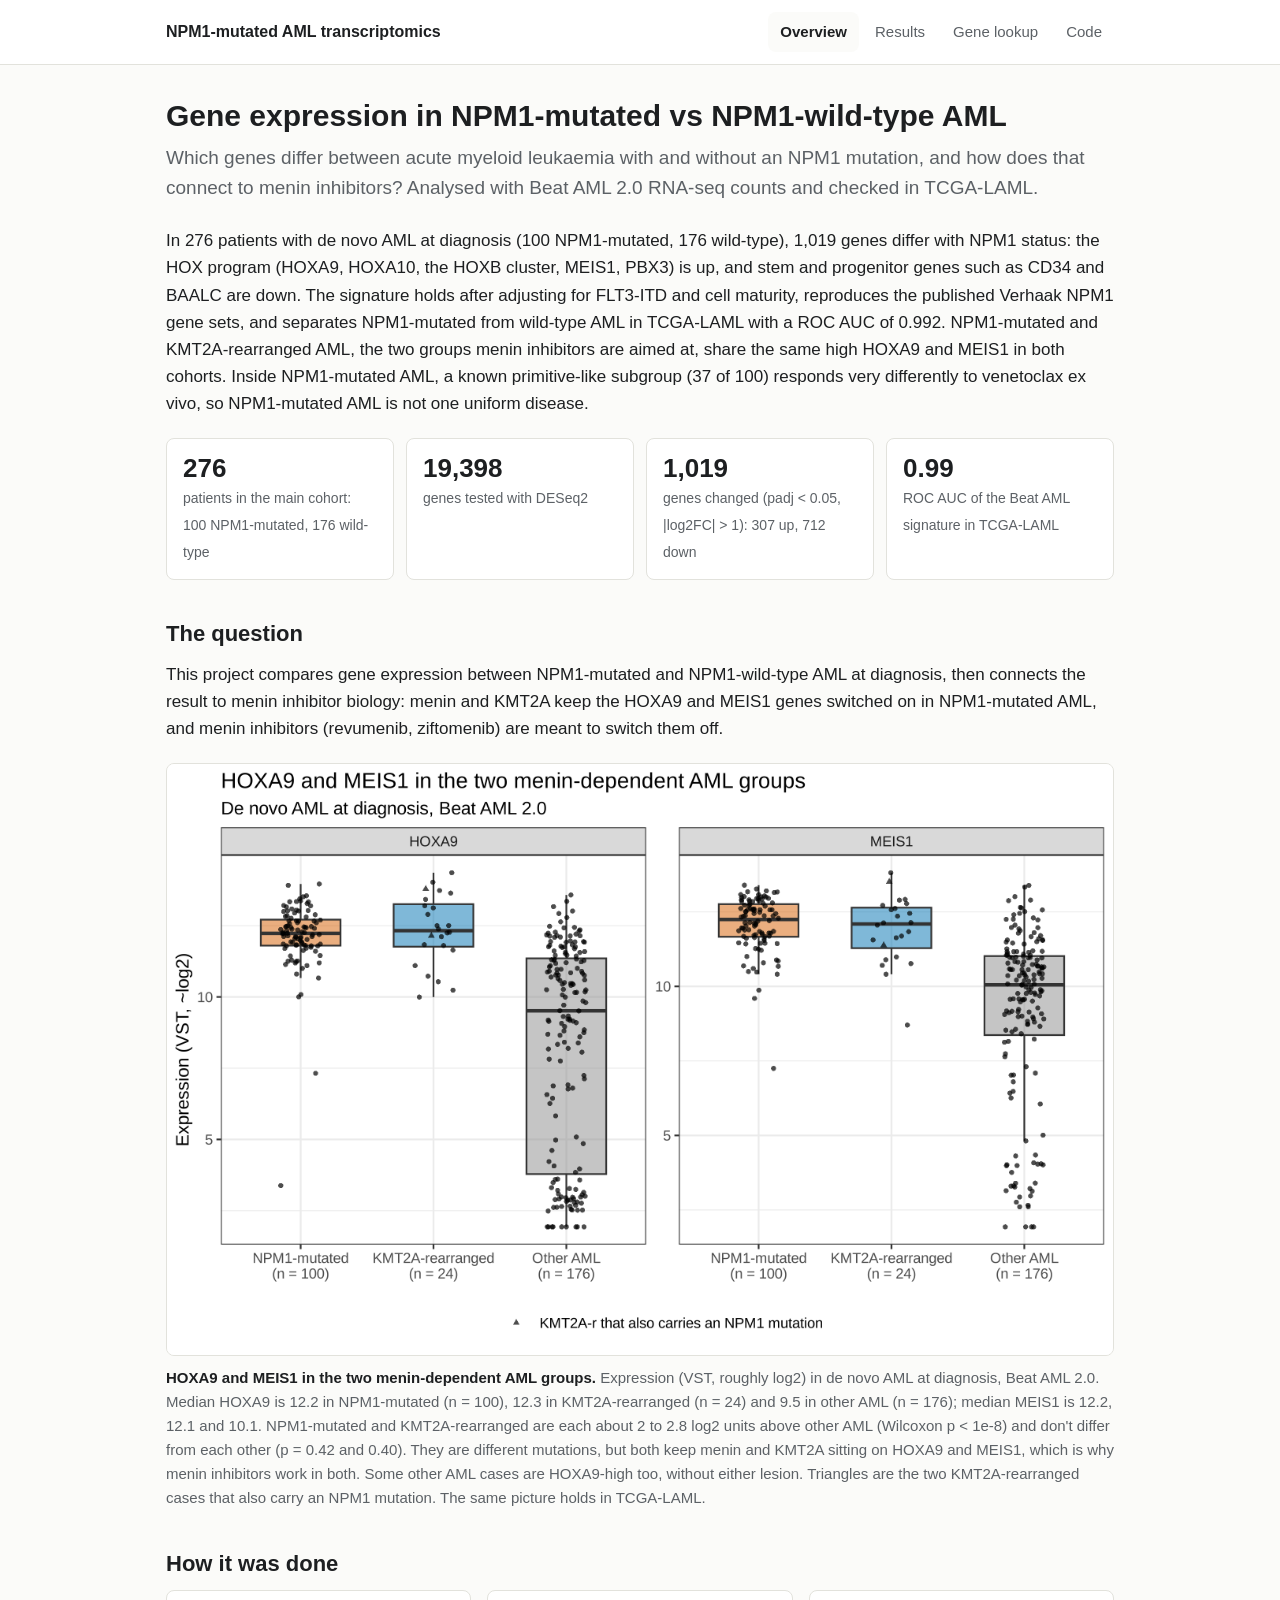
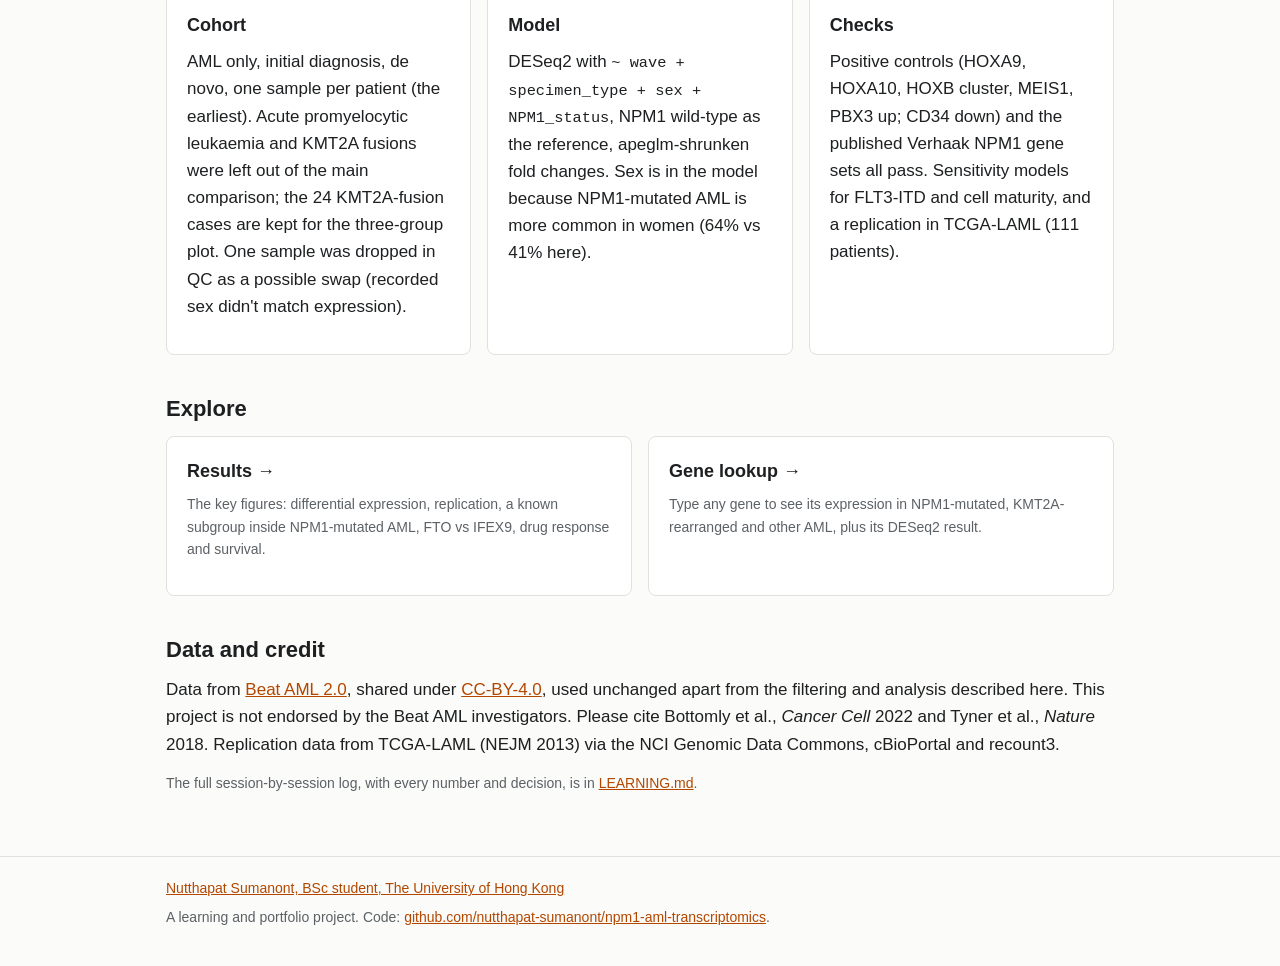
<file: docs/index.html>
<!doctype html>
<html lang="en">
<head>
<meta charset="utf-8">
<meta name="viewport" content="width=device-width, initial-scale=1">
<title>NPM1-mutated AML: overview</title>
<meta name="description" content="Gene expression in NPM1-mutated vs NPM1-wild-type AML (Beat AML 2.0), and what it says about menin inhibitor biology.">
<link rel="stylesheet" href="assets/style.css">
</head>
<body>
<header class="site">
  <div class="wrap">
    <a class="brand" href="index.html">NPM1-mutated AML transcriptomics</a>
    <nav aria-label="Main">
      <ul>
        <li><a href="index.html" aria-current="page">Overview</a></li>
        <li><a href="results.html">Results</a></li>
        <li><a href="lookup.html">Gene lookup</a></li>
        <li><a href="https://github.com/nutthapat-sumanont/npm1-aml-transcriptomics">Code</a></li>
      </ul>
    </nav>
  </div>
</header>

<main>
  <div class="wrap">
    <h1>Gene expression in NPM1-mutated vs NPM1-wild-type AML</h1>
    <p class="lede">Which genes differ between acute myeloid leukaemia with and without an NPM1 mutation, and how does that connect to menin inhibitors? Analysed with Beat AML 2.0 RNA-seq counts and checked in TCGA-LAML.</p>

    <p>In 276 patients with de novo AML at diagnosis (100 NPM1-mutated, 176 wild-type), 1,019 genes differ with NPM1 status: the HOX program (HOXA9, HOXA10, the HOXB cluster, MEIS1, PBX3) is up, and stem and progenitor genes such as CD34 and BAALC are down. The signature holds after adjusting for FLT3-ITD and cell maturity, reproduces the published Verhaak NPM1 gene sets, and separates NPM1-mutated from wild-type AML in TCGA-LAML with a ROC AUC of 0.992. NPM1-mutated and KMT2A-rearranged AML, the two groups menin inhibitors are aimed at, share the same high HOXA9 and MEIS1 in both cohorts. Inside NPM1-mutated AML, a known primitive-like subgroup (37 of 100) responds very differently to venetoclax ex vivo, so NPM1-mutated AML is not one uniform disease.</p>

    <div class="stats" aria-label="Key numbers">
      <div class="stat"><b>276</b><span>patients in the main cohort: 100 NPM1-mutated, 176 wild-type</span></div>
      <div class="stat"><b>19,398</b><span>genes tested with DESeq2</span></div>
      <div class="stat"><b>1,019</b><span>genes changed (padj &lt; 0.05, |log2FC| &gt; 1): 307 up, 712 down</span></div>
      <div class="stat"><b>0.99</b><span>ROC AUC of the Beat AML signature in TCGA-LAML</span></div>
    </div>

    <h2>The question</h2>
    <p>This project compares gene expression between NPM1-mutated and NPM1-wild-type AML at diagnosis, then connects the result to menin inhibitor biology: menin and KMT2A keep the HOXA9 and MEIS1 genes switched on in NPM1-mutated AML, and menin inhibitors (revumenib, ziftomenib) are meant to switch them off.</p>

    <figure>
      <a class="zoom" href="figures/05_three_group_hoxa9_meis1.png" title="Open full size">
        <img src="figures/05_three_group_hoxa9_meis1.png" width="2400" height="1500"
             alt="Box plots of HOXA9 and MEIS1 expression in NPM1-mutated (n = 100), KMT2A-rearranged (n = 24) and other AML (n = 176). NPM1-mutated and KMT2A-rearranged sit at the same high level, other AML is lower and spread out.">
      </a>
      <figcaption><b>HOXA9 and MEIS1 in the two menin-dependent AML groups.</b> Expression (VST, roughly log2) in de novo AML at diagnosis, Beat AML 2.0. Median HOXA9 is 12.2 in NPM1-mutated (n = 100), 12.3 in KMT2A-rearranged (n = 24) and 9.5 in other AML (n = 176); median MEIS1 is 12.2, 12.1 and 10.1. NPM1-mutated and KMT2A-rearranged are each about 2 to 2.8 log2 units above other AML (Wilcoxon p &lt; 1e-8) and don't differ from each other (p = 0.42 and 0.40). They are different mutations, but both keep menin and KMT2A sitting on HOXA9 and MEIS1, which is why menin inhibitors work in both. Some other AML cases are HOXA9-high too, without either lesion. Triangles are the two KMT2A-rearranged cases that also carry an NPM1 mutation. The same picture holds in TCGA-LAML.</figcaption>
    </figure>

    <h2>How it was done</h2>
    <div class="grid">
      <div class="card">
        <h3>Cohort</h3>
        <p>AML only, initial diagnosis, de novo, one sample per patient (the earliest). Acute promyelocytic leukaemia and KMT2A fusions were left out of the main comparison; the 24 KMT2A-fusion cases are kept for the three-group plot. One sample was dropped in QC as a possible swap (recorded sex didn't match expression).</p>
      </div>
      <div class="card">
        <h3>Model</h3>
        <p>DESeq2 with <code>~ wave + specimen_type + sex + NPM1_status</code>, NPM1 wild-type as the reference, apeglm-shrunken fold changes. Sex is in the model because NPM1-mutated AML is more common in women (64% vs 41% here).</p>
      </div>
      <div class="card">
        <h3>Checks</h3>
        <p>Positive controls (HOXA9, HOXA10, HOXB cluster, MEIS1, PBX3 up; CD34 down) and the published Verhaak NPM1 gene sets all pass. Sensitivity models for FLT3-ITD and cell maturity, and a replication in TCGA-LAML (111 patients).</p>
      </div>
    </div>

    <h2>Explore</h2>
    <div class="grid">
      <a class="card" href="results.html" style="text-decoration:none;color:inherit">
        <h3>Results &rarr;</h3>
        <p class="small">The key figures: differential expression, replication, a known subgroup inside NPM1-mutated AML, FTO vs IFEX9, drug response and survival.</p>
      </a>
      <a class="card" href="lookup.html" style="text-decoration:none;color:inherit">
        <h3>Gene lookup &rarr;</h3>
        <p class="small">Type any gene to see its expression in NPM1-mutated, KMT2A-rearranged and other AML, plus its DESeq2 result.</p>
      </a>
    </div>

    <h2>Data and credit</h2>
    <p>Data from <a href="https://github.com/biodev/beataml2.0_data">Beat AML 2.0</a>, shared under <a href="https://creativecommons.org/licenses/by/4.0/">CC-BY-4.0</a>, used unchanged apart from the filtering and analysis described here. This project is not endorsed by the Beat AML investigators. Please cite Bottomly et al., <em>Cancer Cell</em> 2022 and Tyner et al., <em>Nature</em> 2018. Replication data from TCGA-LAML (NEJM 2013) via the NCI Genomic Data Commons, cBioPortal and recount3.</p>
    <p class="small">The full session-by-session log, with every number and decision, is in <a href="https://github.com/nutthapat-sumanont/npm1-aml-transcriptomics/blob/main/LEARNING.md">LEARNING.md</a>.</p>
  </div>
</main>

<footer class="site">
  <div class="wrap">
    <p><a href="https://github.com/nutthapat-sumanont" rel="author">Nutthapat Sumanont, BSc student, The University of Hong Kong</a></p>
    <p>A learning and portfolio project. Code: <a href="https://github.com/nutthapat-sumanont/npm1-aml-transcriptomics">github.com/nutthapat-sumanont/npm1-aml-transcriptomics</a>.</p>
  </div>
</footer>
</body>
</html>
</file>
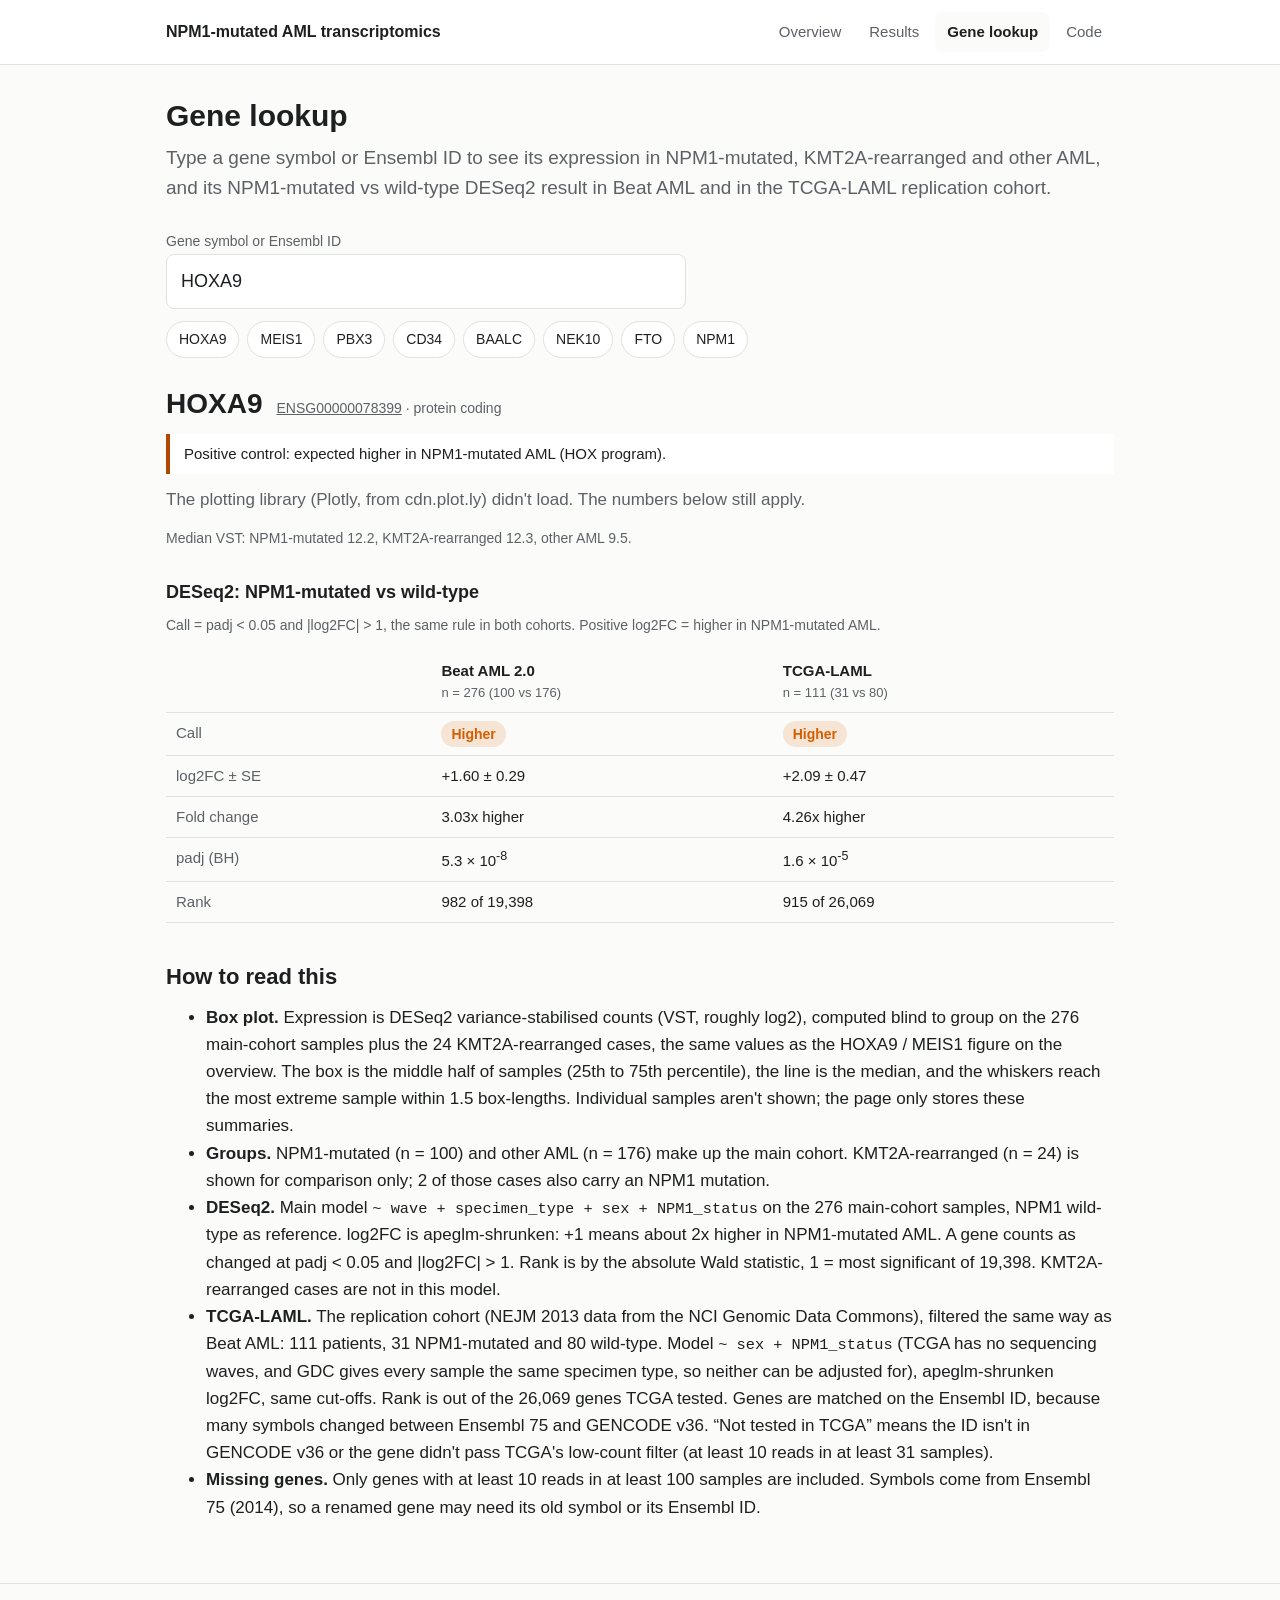
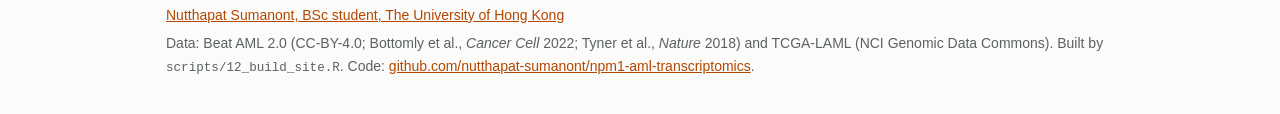
<file: docs/lookup.html>
<!doctype html>
<html lang="en">
<head>
<meta charset="utf-8">
<meta name="viewport" content="width=device-width, initial-scale=1">
<title>NPM1-mutated AML: gene lookup</title>
<meta name="description" content="Look up any gene: expression in NPM1-mutated, KMT2A-rearranged and other AML (Beat AML 2.0), plus its NPM1-mutated vs wild-type DESeq2 result in Beat AML and TCGA-LAML.">
<link rel="stylesheet" href="assets/style.css">
<script src="https://cdn.plot.ly/plotly-cartesian-2.35.2.min.js" charset="utf-8" defer></script>
<script src="assets/lookup.js" defer></script>
</head>
<body>
<header class="site">
  <div class="wrap">
    <a class="brand" href="index.html">NPM1-mutated AML transcriptomics</a>
    <nav aria-label="Main">
      <ul>
        <li><a href="index.html">Overview</a></li>
        <li><a href="results.html">Results</a></li>
        <li><a href="lookup.html" aria-current="page">Gene lookup</a></li>
        <li><a href="https://github.com/nutthapat-sumanont/npm1-aml-transcriptomics">Code</a></li>
      </ul>
    </nav>
  </div>
</header>

<main>
  <div class="wrap">
    <h1>Gene lookup</h1>
    <p class="lede">Type a gene symbol or Ensembl ID to see its expression in NPM1-mutated, KMT2A-rearranged and other AML, and its NPM1-mutated vs wild-type DESeq2 result in Beat AML and in the TCGA-LAML replication cohort.</p>

    <form class="search" role="search" autocomplete="off" onsubmit="return false">
      <label for="q" class="small">Gene symbol or Ensembl ID</label>
      <input id="q" type="search" placeholder="e.g. HOXA9" spellcheck="false" autocapitalize="characters"
             aria-autocomplete="list" aria-controls="suggest" aria-expanded="false" disabled>
      <ul id="suggest" class="suggest" role="listbox" hidden></ul>
    </form>
    <div class="chips" aria-label="Examples">
      <button type="button" data-gene="HOXA9">HOXA9</button>
      <button type="button" data-gene="MEIS1">MEIS1</button>
      <button type="button" data-gene="PBX3">PBX3</button>
      <button type="button" data-gene="CD34">CD34</button>
      <button type="button" data-gene="BAALC">BAALC</button>
      <button type="button" data-gene="NEK10">NEK10</button>
      <button type="button" data-gene="FTO">FTO</button>
      <button type="button" data-gene="NPM1">NPM1</button>
    </div>

    <p id="status" class="msg" aria-live="polite">Loading gene data&hellip;</p>

    <section id="result" hidden>
      <div class="gene-head">
        <h2 id="g-symbol"></h2>
        <span class="small" id="g-meta"></span>
      </div>
      <div id="g-note"></div>
      <div id="plot" role="img" aria-label="Box plot of expression by group"></div>
      <p class="small" id="g-expr-text"></p>

      <h3>DESeq2: NPM1-mutated vs wild-type</h3>
      <p class="small">Call = padj &lt; 0.05 and |log2FC| &gt; 1, the same rule in both cohorts. Positive log2FC = higher in NPM1-mutated AML.</p>
      <div id="g-de"></div>
    </section>

    <h2>How to read this</h2>
    <ul>
      <li><b>Box plot.</b> Expression is DESeq2 variance-stabilised counts (VST, roughly log2), computed blind to group on the 276 main-cohort samples plus the 24 KMT2A-rearranged cases, the same values as the HOXA9 / MEIS1 figure on the overview. The box is the middle half of samples (25th to 75th percentile), the line is the median, and the whiskers reach the most extreme sample within 1.5 box-lengths. Individual samples aren't shown; the page only stores these summaries.</li>
      <li><b>Groups.</b> NPM1-mutated (n = 100) and other AML (n = 176) make up the main cohort. KMT2A-rearranged (n = 24) is shown for comparison only; 2 of those cases also carry an NPM1 mutation.</li>
      <li><b>DESeq2.</b> Main model <code>~ wave + specimen_type + sex + NPM1_status</code> on the 276 main-cohort samples, NPM1 wild-type as reference. log2FC is apeglm-shrunken: +1 means about 2x higher in NPM1-mutated AML. A gene counts as changed at padj &lt; 0.05 and |log2FC| &gt; 1. Rank is by the absolute Wald statistic, 1 = most significant of 19,398. KMT2A-rearranged cases are not in this model.</li>
      <li><b>TCGA-LAML.</b> The replication cohort (NEJM 2013 data from the NCI Genomic Data Commons), filtered the same way as Beat AML: 111 patients, 31 NPM1-mutated and 80 wild-type. Model <code>~ sex + NPM1_status</code> (TCGA has no sequencing waves, and GDC gives every sample the same specimen type, so neither can be adjusted for), apeglm-shrunken log2FC, same cut-offs. Rank is out of the 26,069 genes TCGA tested. Genes are matched on the Ensembl ID, because many symbols changed between Ensembl 75 and GENCODE v36. &ldquo;Not tested in TCGA&rdquo; means the ID isn't in GENCODE v36 or the gene didn't pass TCGA's low-count filter (at least 10 reads in at least 31 samples).</li>
      <li><b>Missing genes.</b> Only genes with at least 10 reads in at least 100 samples are included. Symbols come from Ensembl 75 (2014), so a renamed gene may need its old symbol or its Ensembl ID.</li>
    </ul>
  </div>
</main>

<footer class="site">
  <div class="wrap">
    <p><a href="https://github.com/nutthapat-sumanont" rel="author">Nutthapat Sumanont, BSc student, The University of Hong Kong</a></p>
    <p>Data: Beat AML 2.0 (CC-BY-4.0; Bottomly et al., <em>Cancer Cell</em> 2022; Tyner et al., <em>Nature</em> 2018) and TCGA-LAML (NCI Genomic Data Commons). Built by <code>scripts/12_build_site.R</code>. Code: <a href="https://github.com/nutthapat-sumanont/npm1-aml-transcriptomics">github.com/nutthapat-sumanont/npm1-aml-transcriptomics</a>.</p>
  </div>
</footer>
</body>
</html>
</file>
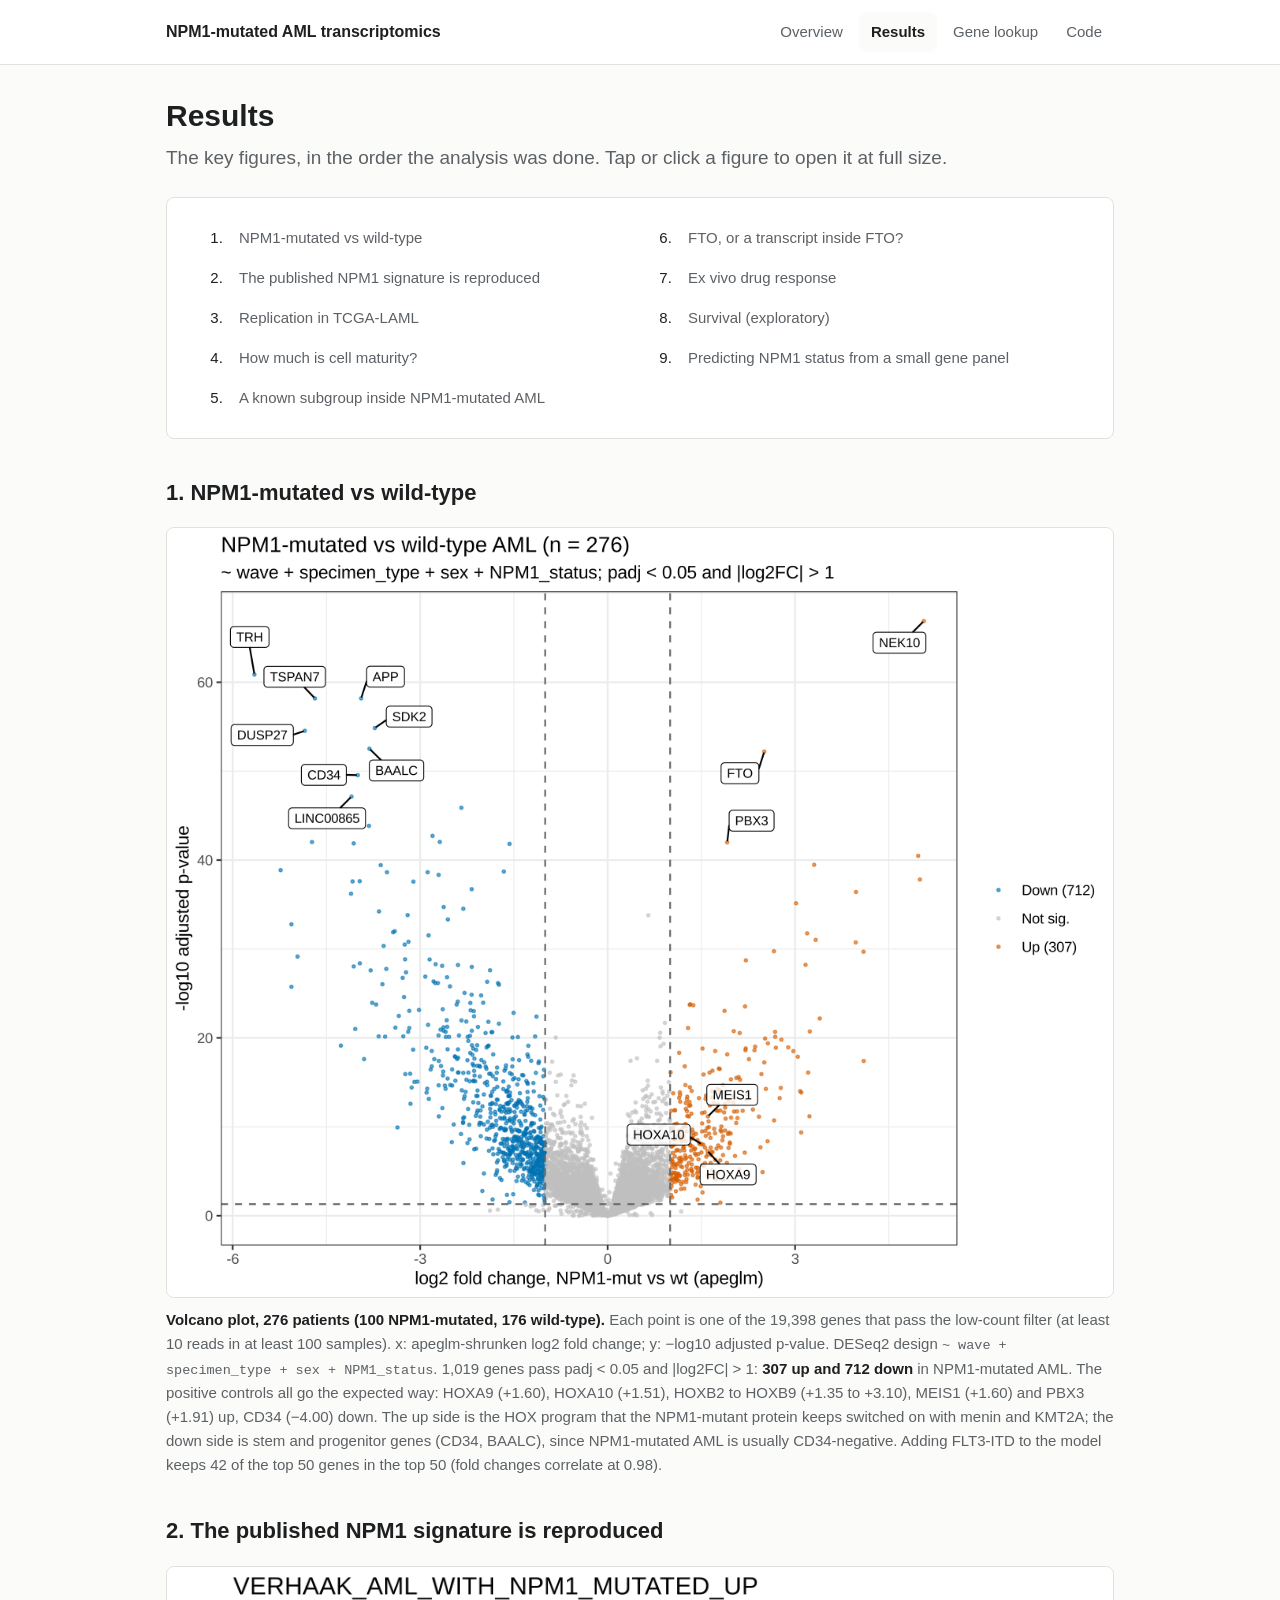
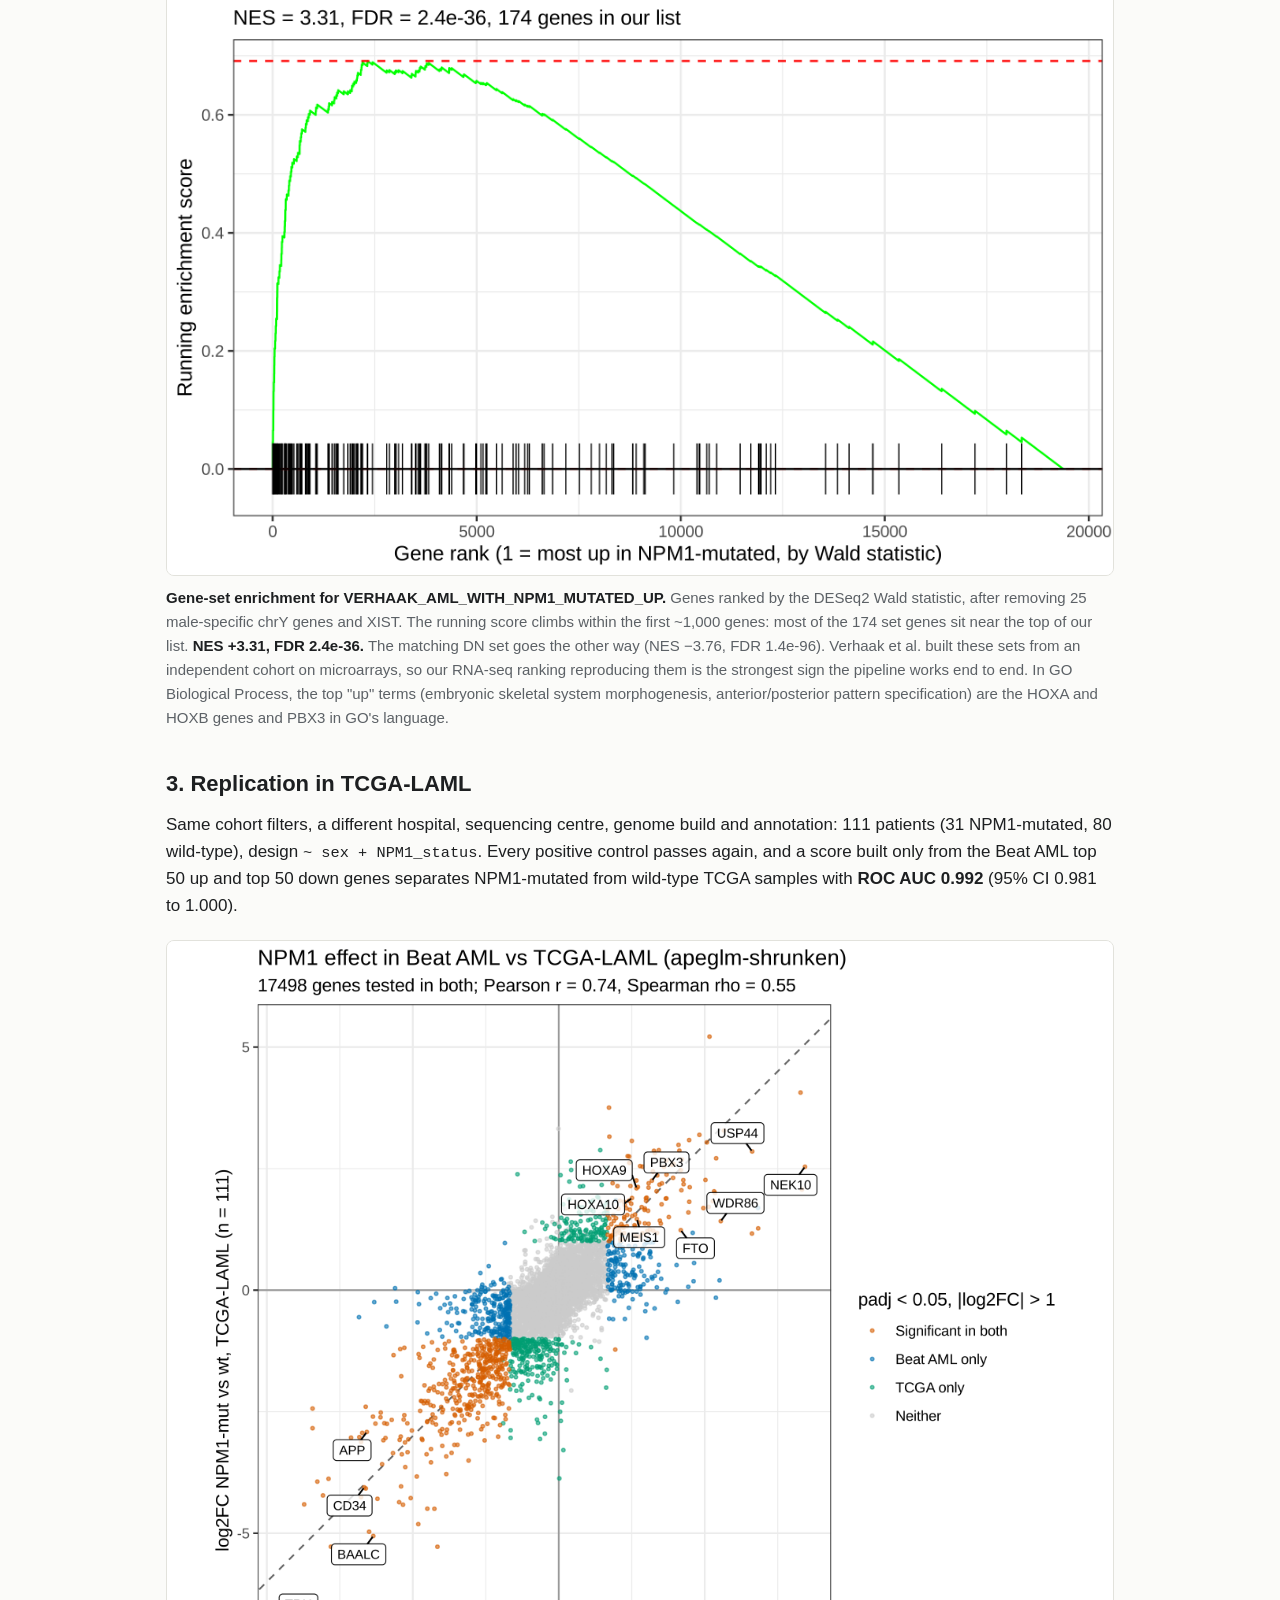
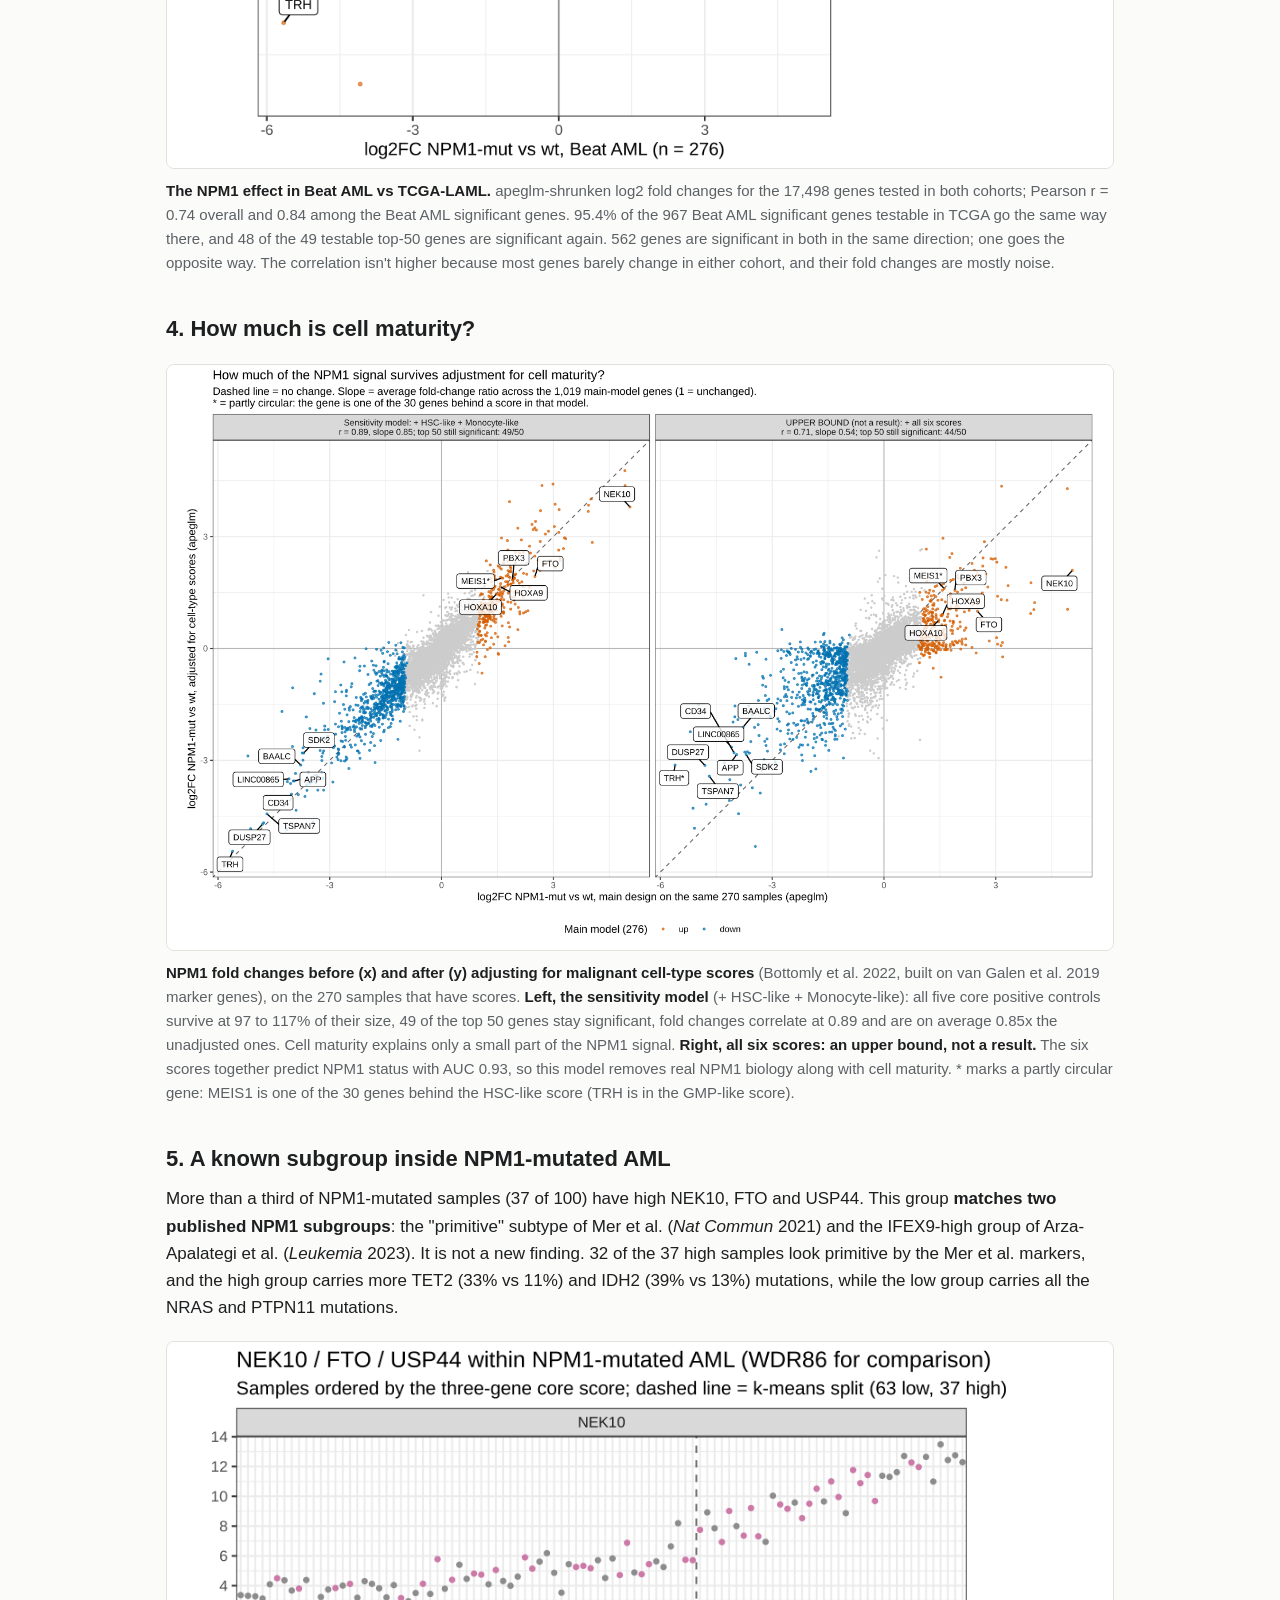
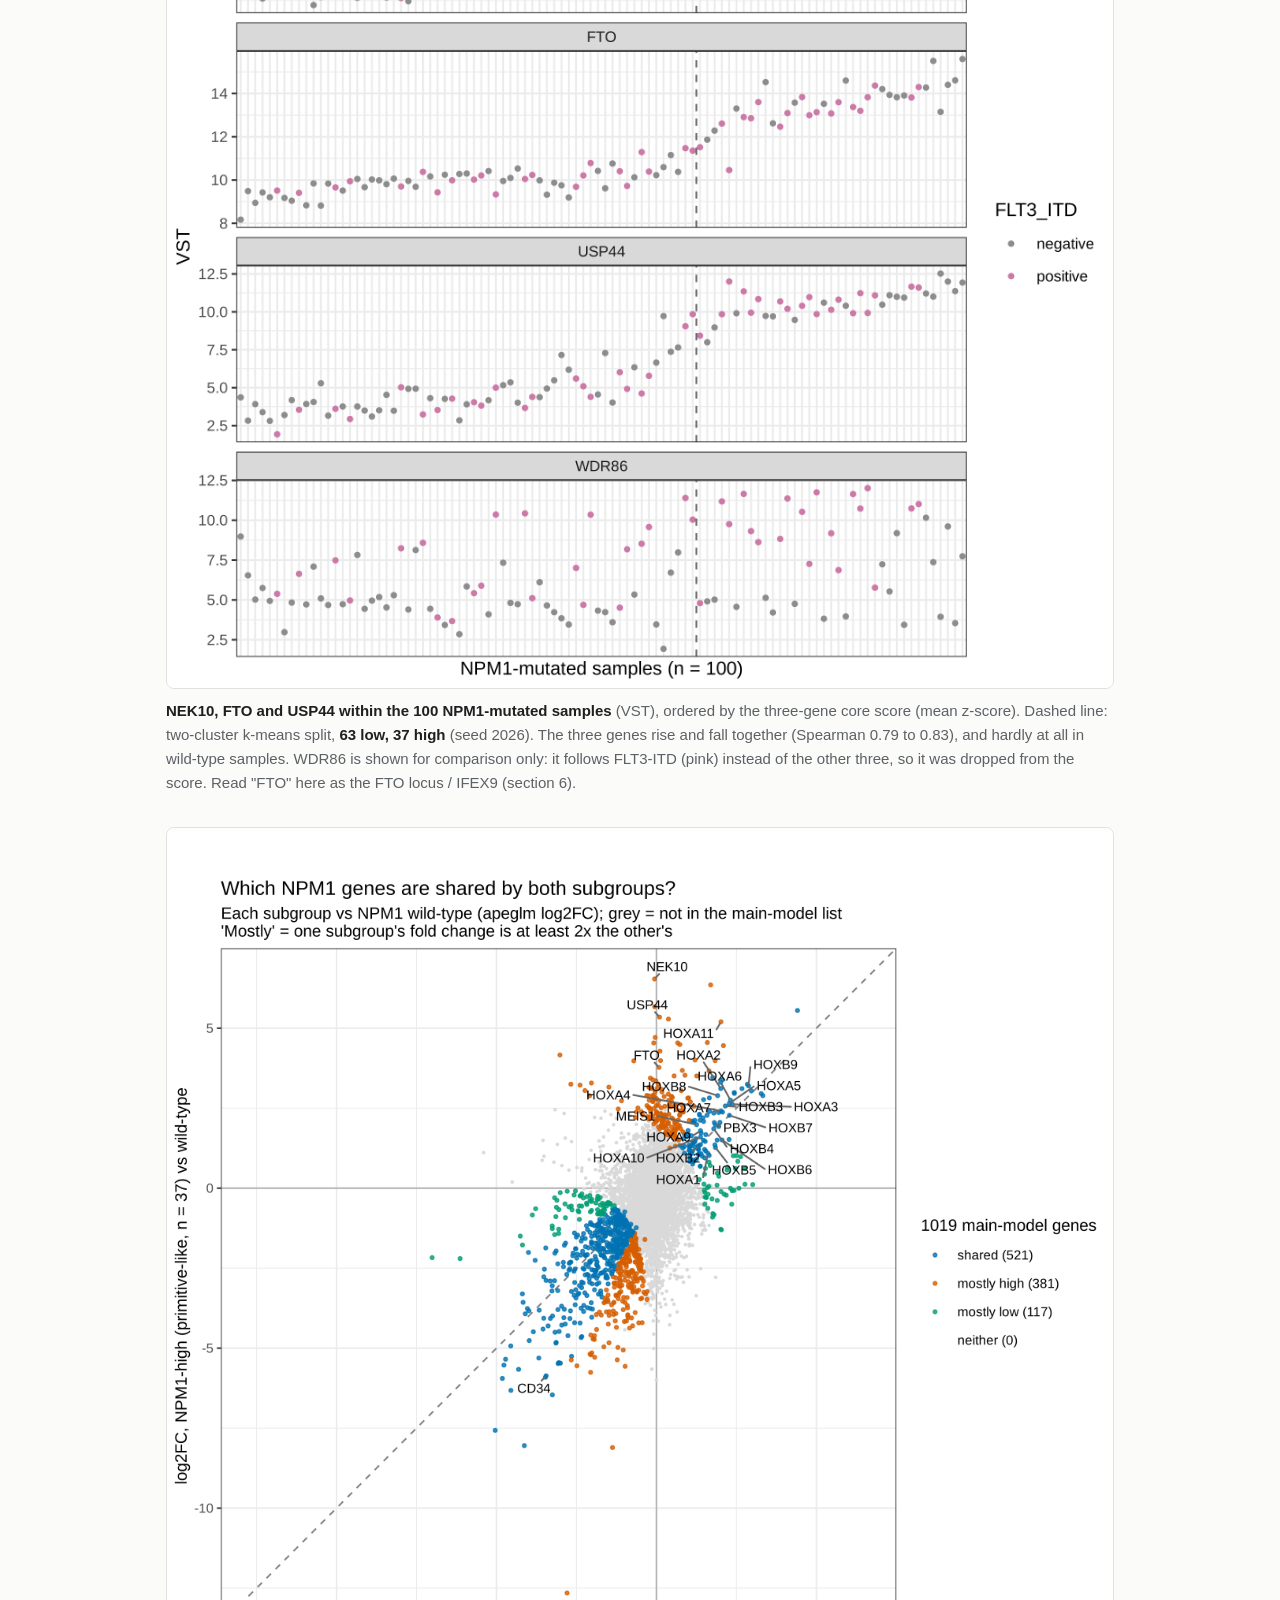
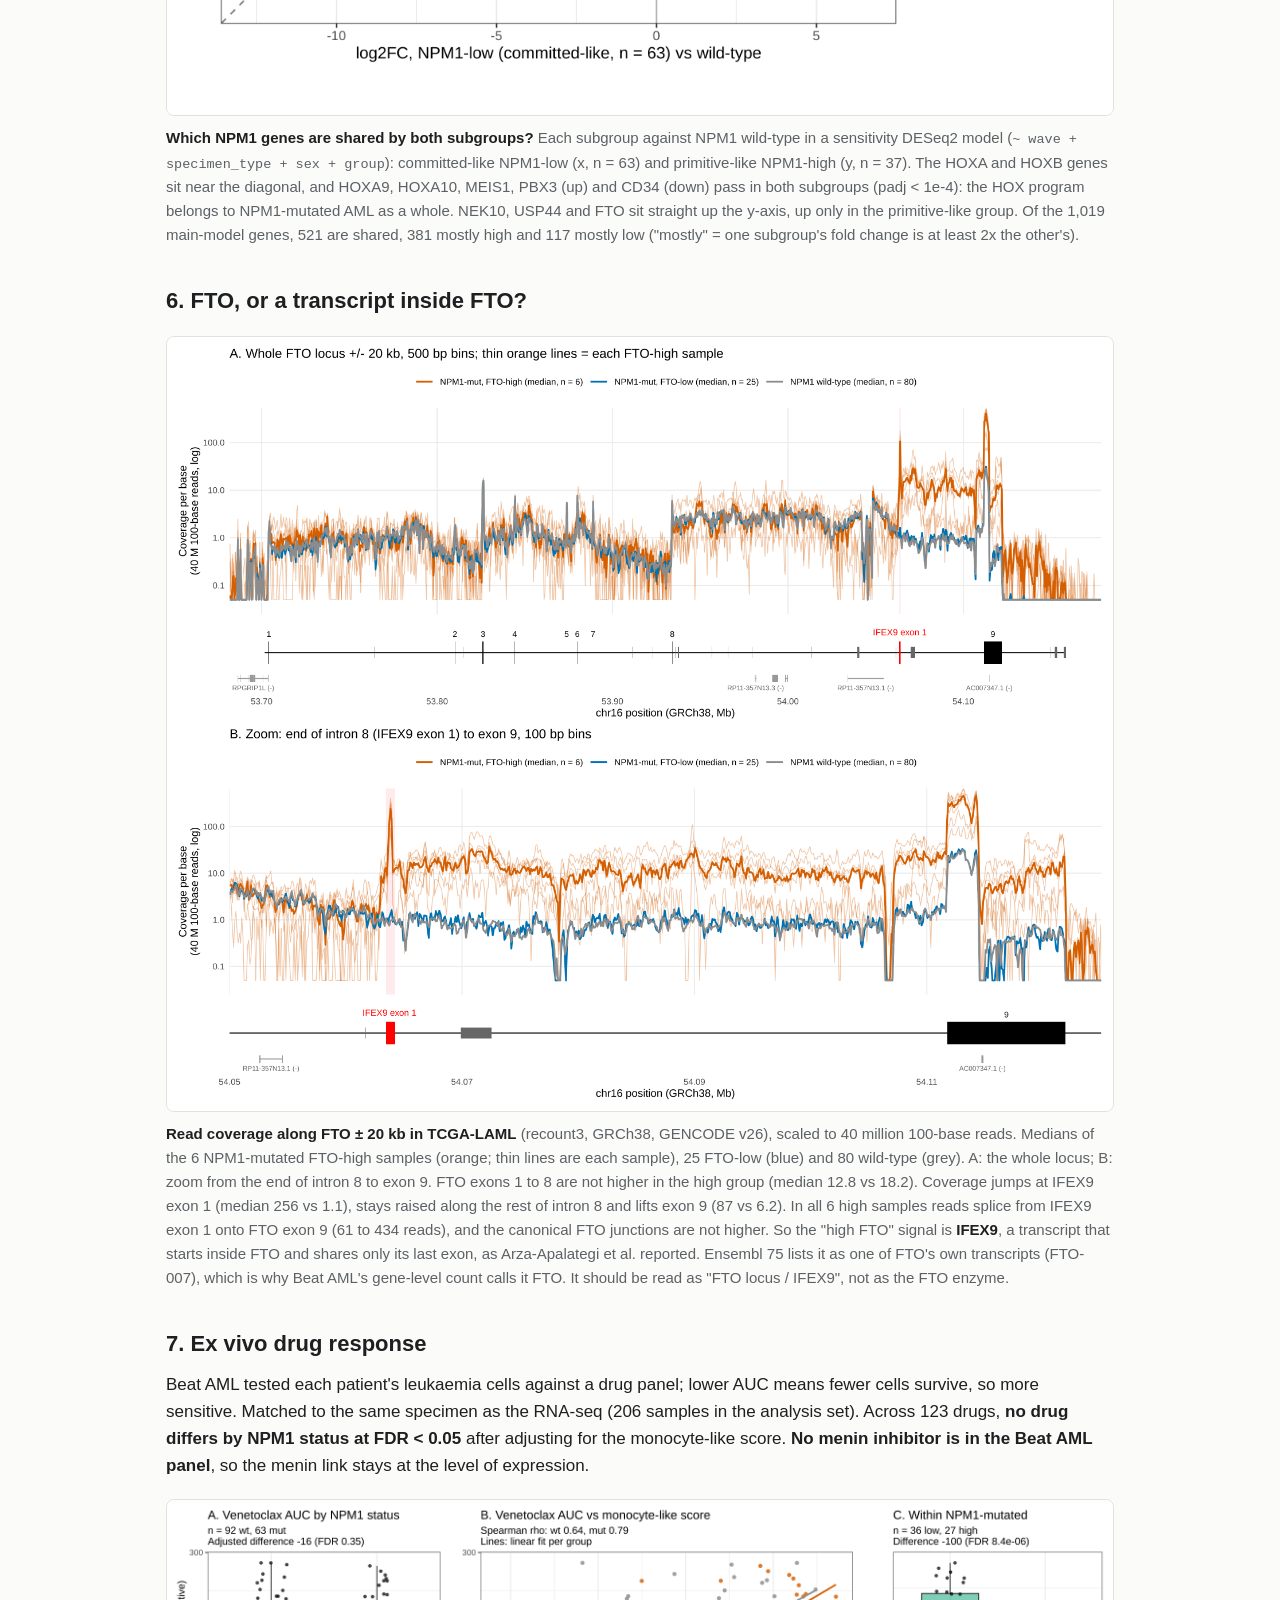
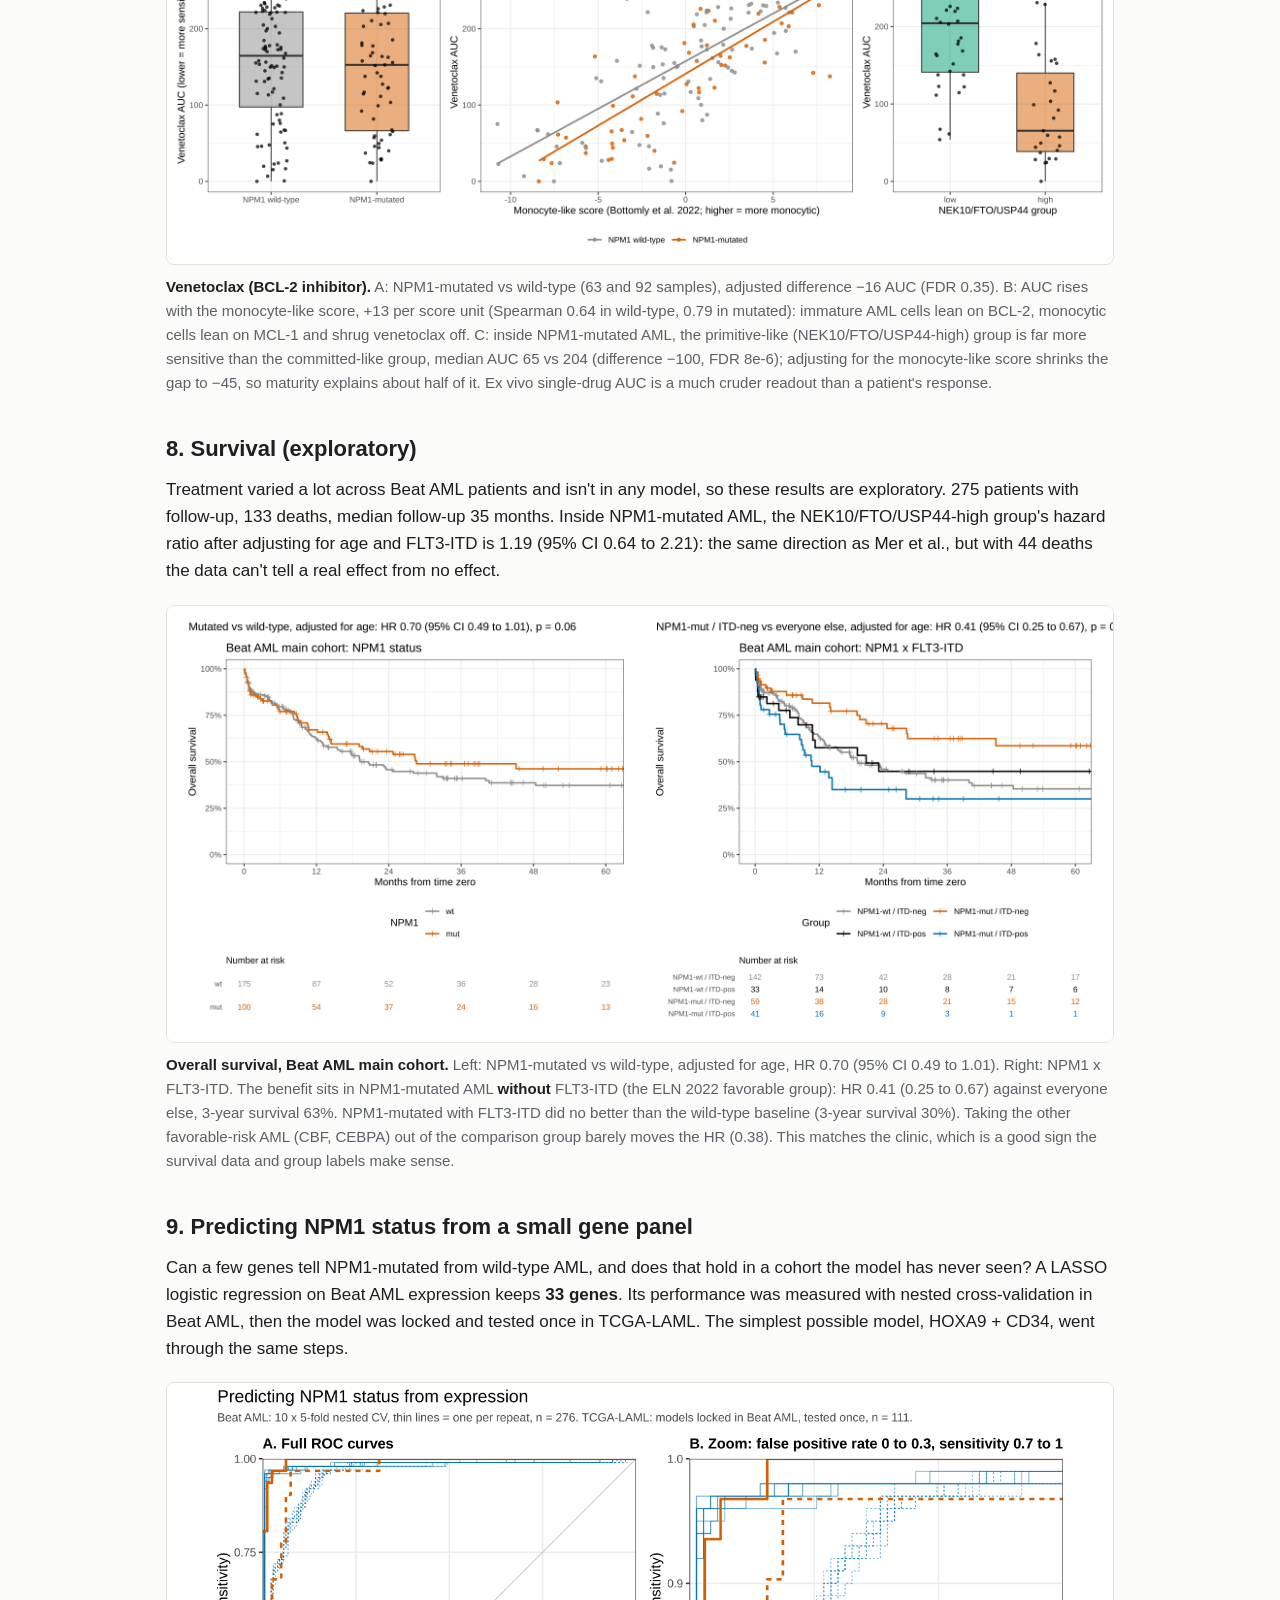
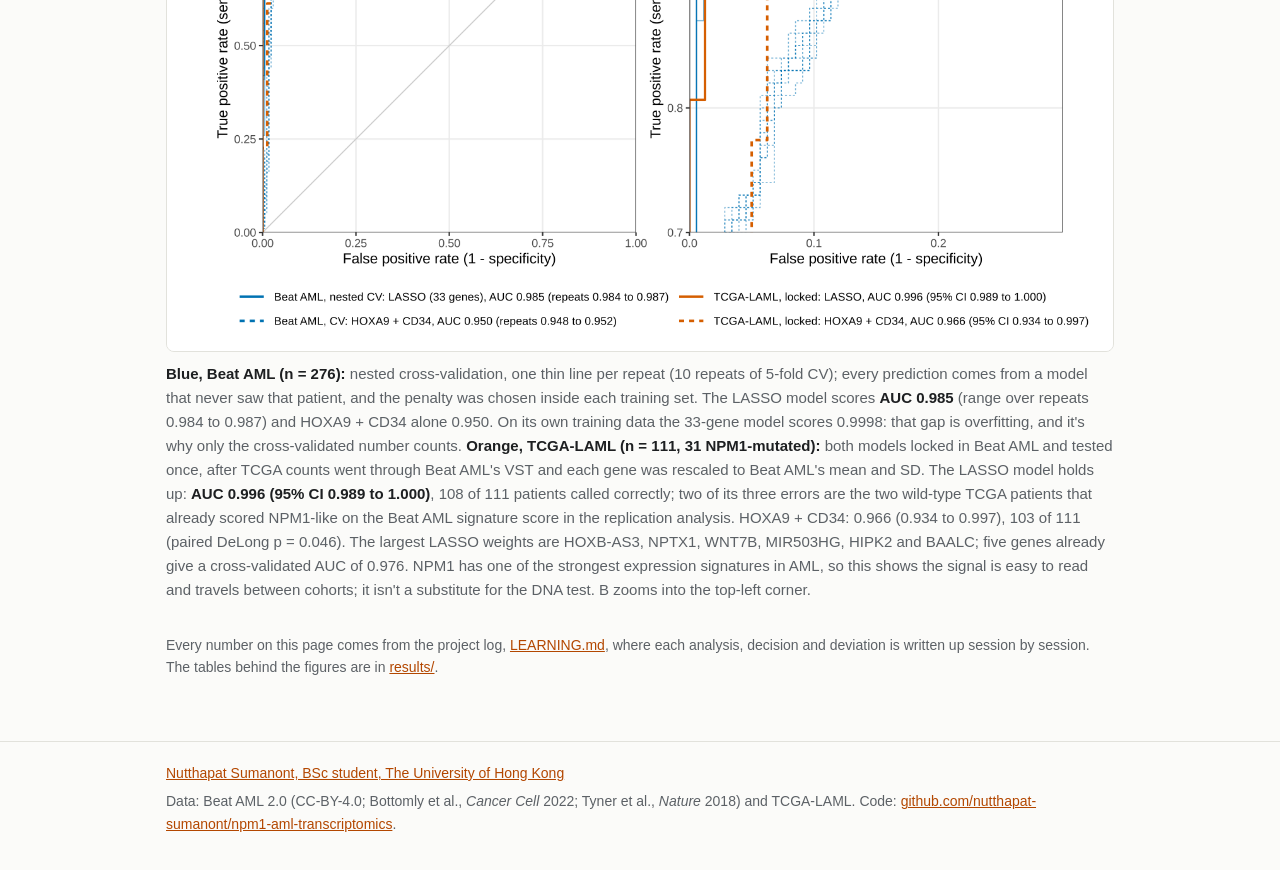
<file: docs/results.html>
<!doctype html>
<html lang="en">
<head>
<meta charset="utf-8">
<meta name="viewport" content="width=device-width, initial-scale=1">
<title>NPM1-mutated AML: results</title>
<meta name="description" content="Key figures: differential expression, TCGA replication, cell maturity, the NEK10/FTO/USP44 subgroup, FTO vs IFEX9, drug response and survival.">
<link rel="stylesheet" href="assets/style.css">
</head>
<body>
<header class="site">
  <div class="wrap">
    <a class="brand" href="index.html">NPM1-mutated AML transcriptomics</a>
    <nav aria-label="Main">
      <ul>
        <li><a href="index.html">Overview</a></li>
        <li><a href="results.html" aria-current="page">Results</a></li>
        <li><a href="lookup.html">Gene lookup</a></li>
        <li><a href="https://github.com/nutthapat-sumanont/npm1-aml-transcriptomics">Code</a></li>
      </ul>
    </nav>
  </div>
</header>

<main>
  <div class="wrap">
    <h1>Results</h1>
    <p class="lede">The key figures, in the order the analysis was done. Tap or click a figure to open it at full size.</p>

    <nav class="toc card" aria-label="On this page">
      <ol style="margin:0">
        <li><a href="#de">NPM1-mutated vs wild-type</a></li>
        <li><a href="#verhaak">The published NPM1 signature is reproduced</a></li>
        <li><a href="#tcga">Replication in TCGA-LAML</a></li>
        <li><a href="#maturity">How much is cell maturity?</a></li>
        <li><a href="#subgroup">A known subgroup inside NPM1-mutated AML</a></li>
        <li><a href="#fto">FTO, or a transcript inside FTO?</a></li>
        <li><a href="#drugs">Ex vivo drug response</a></li>
        <li><a href="#survival">Survival (exploratory)</a></li>
        <li><a href="#classifier">Predicting NPM1 status from a small gene panel</a></li>
      </ol>
    </nav>

    <h2 id="de">1. NPM1-mutated vs wild-type</h2>
    <figure>
      <a class="zoom" href="figures/04_volcano.png" title="Open full size">
        <img src="figures/04_volcano.png" width="2400" height="1950" loading="lazy"
             alt="Volcano plot of 19,398 genes: 307 up and 712 down in NPM1-mutated AML. NEK10, FTO and PBX3 are labelled on the up side; TRH, TSPAN7, APP, CD34 and BAALC on the down side.">
      </a>
      <figcaption><b>Volcano plot, 276 patients (100 NPM1-mutated, 176 wild-type).</b> Each point is one of the 19,398 genes that pass the low-count filter (at least 10 reads in at least 100 samples). x: apeglm-shrunken log2 fold change; y: &minus;log10 adjusted p-value. DESeq2 design <code>~ wave + specimen_type + sex + NPM1_status</code>. 1,019 genes pass padj &lt; 0.05 and |log2FC| &gt; 1: <b>307 up and 712 down</b> in NPM1-mutated AML. The positive controls all go the expected way: HOXA9 (+1.60), HOXA10 (+1.51), HOXB2 to HOXB9 (+1.35 to +3.10), MEIS1 (+1.60) and PBX3 (+1.91) up, CD34 (&minus;4.00) down. The up side is the HOX program that the NPM1-mutant protein keeps switched on with menin and KMT2A; the down side is stem and progenitor genes (CD34, BAALC), since NPM1-mutated AML is usually CD34-negative. Adding FLT3-ITD to the model keeps 42 of the top 50 genes in the top 50 (fold changes correlate at 0.98).</figcaption>
    </figure>

    <h2 id="verhaak">2. The published NPM1 signature is reproduced</h2>
    <figure>
      <a class="zoom" href="figures/05_gsea_verhaak_up.png" title="Open full size">
        <img src="figures/05_gsea_verhaak_up.png" width="2100" height="1350" loading="lazy"
             alt="GSEA enrichment plot for the VERHAAK_AML_WITH_NPM1_MUTATED_UP gene set; the running score rises steeply within the first part of the ranked list.">
      </a>
      <figcaption><b>Gene-set enrichment for VERHAAK_AML_WITH_NPM1_MUTATED_UP.</b> Genes ranked by the DESeq2 Wald statistic, after removing 25 male-specific chrY genes and XIST. The running score climbs within the first ~1,000 genes: most of the 174 set genes sit near the top of our list. <b>NES +3.31, FDR 2.4e-36.</b> The matching DN set goes the other way (NES &minus;3.76, FDR 1.4e-96). Verhaak et al. built these sets from an independent cohort on microarrays, so our RNA-seq ranking reproducing them is the strongest sign the pipeline works end to end. In GO Biological Process, the top "up" terms (embryonic skeletal system morphogenesis, anterior/posterior pattern specification) are the HOXA and HOXB genes and PBX3 in GO's language.</figcaption>
    </figure>

    <h2 id="tcga">3. Replication in TCGA-LAML</h2>
    <p>Same cohort filters, a different hospital, sequencing centre, genome build and annotation: 111 patients (31 NPM1-mutated, 80 wild-type), design <code>~ sex + NPM1_status</code>. Every positive control passes again, and a score built only from the Beat AML top 50 up and top 50 down genes separates NPM1-mutated from wild-type TCGA samples with <b>ROC AUC 0.992</b> (95% CI 0.981 to 1.000).</p>
    <figure>
      <a class="zoom" href="figures/08_tcga_lfc_vs_beataml.png" title="Open full size">
        <img src="figures/08_tcga_lfc_vs_beataml.png" width="2400" height="2100" loading="lazy"
             alt="Scatter plot of NPM1 log2 fold changes in Beat AML (x) against TCGA-LAML (y) for 17,498 genes, falling along the diagonal.">
      </a>
      <figcaption><b>The NPM1 effect in Beat AML vs TCGA-LAML.</b> apeglm-shrunken log2 fold changes for the 17,498 genes tested in both cohorts; Pearson r = 0.74 overall and 0.84 among the Beat AML significant genes. 95.4% of the 967 Beat AML significant genes testable in TCGA go the same way there, and 48 of the 49 testable top-50 genes are significant again. 562 genes are significant in both in the same direction; one goes the opposite way. The correlation isn't higher because most genes barely change in either cohort, and their fold changes are mostly noise.</figcaption>
    </figure>

    <h2 id="maturity">4. How much is cell maturity?</h2>
    <figure>
      <a class="zoom" href="figures/07_celltype_adjusted_lfc.png" title="Open full size">
        <img src="figures/07_celltype_adjusted_lfc.png" width="3300" height="2040" loading="lazy"
             alt="Two scatter plots comparing NPM1 fold changes before and after adjusting for cell-type scores. Left, the two-score sensitivity model stays close to the diagonal; right, the all-six upper bound shrinks more.">
      </a>
      <figcaption><b>NPM1 fold changes before (x) and after (y) adjusting for malignant cell-type scores</b> (Bottomly et al. 2022, built on van Galen et al. 2019 marker genes), on the 270 samples that have scores. <b>Left, the sensitivity model</b> (+ HSC-like + Monocyte-like): all five core positive controls survive at 97 to 117% of their size, 49 of the top 50 genes stay significant, fold changes correlate at 0.89 and are on average 0.85x the unadjusted ones. Cell maturity explains only a small part of the NPM1 signal. <b>Right, all six scores: an upper bound, not a result.</b> The six scores together predict NPM1 status with AUC 0.93, so this model removes real NPM1 biology along with cell maturity. * marks a partly circular gene: MEIS1 is one of the 30 genes behind the HSC-like score (TRH is in the GMP-like score).</figcaption>
    </figure>

    <h2 id="subgroup">5. A known subgroup inside NPM1-mutated AML</h2>
    <p>More than a third of NPM1-mutated samples (37 of 100) have high NEK10, FTO and USP44. This group <b>matches two published NPM1 subgroups</b>: the "primitive" subtype of Mer et al. (<em>Nat Commun</em> 2021) and the IFEX9-high group of Arza-Apalategi et al. (<em>Leukemia</em> 2023). It is not a new finding. 32 of the 37 high samples look primitive by the Mer et al. markers, and the high group carries more TET2 (33% vs 11%) and IDH2 (39% vs 13%) mutations, while the low group carries all the NRAS and PTPN11 mutations.</p>
    <figure>
      <a class="zoom" href="figures/05_block_nek10_fto_usp44_wdr86.png" title="Open full size">
        <img src="figures/05_block_nek10_fto_usp44_wdr86.png" width="2100" height="2100" loading="lazy"
             alt="Four panels of NEK10, FTO, USP44 and WDR86 expression across the 100 NPM1-mutated samples, ordered by the three-gene score; a dashed line splits 63 low from 37 high samples.">
      </a>
      <figcaption><b>NEK10, FTO and USP44 within the 100 NPM1-mutated samples</b> (VST), ordered by the three-gene core score (mean z-score). Dashed line: two-cluster k-means split, <b>63 low, 37 high</b> (seed 2026). The three genes rise and fall together (Spearman 0.79 to 0.83), and hardly at all in wild-type samples. WDR86 is shown for comparison only: it follows FLT3-ITD (pink) instead of the other three, so it was dropped from the score. Read "FTO" here as the FTO locus / IFEX9 (section 6).</figcaption>
    </figure>
    <figure>
      <a class="zoom" href="figures/06_subgroup_shared_vs_specific.png" title="Open full size">
        <img src="figures/06_subgroup_shared_vs_specific.png" width="2400" height="2250" loading="lazy"
             alt="Scatter plot of fold changes vs wild-type in the committed-like subgroup (x) and the primitive-like subgroup (y). HOX genes sit near the diagonal; NEK10, USP44 and FTO sit high on the y-axis.">
      </a>
      <figcaption><b>Which NPM1 genes are shared by both subgroups?</b> Each subgroup against NPM1 wild-type in a sensitivity DESeq2 model (<code>~ wave + specimen_type + sex + group</code>): committed-like NPM1-low (x, n = 63) and primitive-like NPM1-high (y, n = 37). The HOXA and HOXB genes sit near the diagonal, and HOXA9, HOXA10, MEIS1, PBX3 (up) and CD34 (down) pass in both subgroups (padj &lt; 1e-4): the HOX program belongs to NPM1-mutated AML as a whole. NEK10, USP44 and FTO sit straight up the y-axis, up only in the primitive-like group. Of the 1,019 main-model genes, 521 are shared, 381 mostly high and 117 mostly low ("mostly" = one subgroup's fold change is at least 2x the other's).</figcaption>
    </figure>

    <h2 id="fto">6. FTO, or a transcript inside FTO?</h2>
    <figure>
      <a class="zoom" href="figures/11_fto_coverage.png" title="Open full size">
        <img src="figures/11_fto_coverage.png" width="3300" height="2700" loading="lazy"
             alt="RNA-seq read coverage along the FTO gene in TCGA-LAML. The FTO-high samples match the others over exons 1 to 8, then jump at IFEX9 exon 1 in intron 8 and stay high through exon 9.">
      </a>
      <figcaption><b>Read coverage along FTO &plusmn; 20 kb in TCGA-LAML</b> (recount3, GRCh38, GENCODE v26), scaled to 40 million 100-base reads. Medians of the 6 NPM1-mutated FTO-high samples (orange; thin lines are each sample), 25 FTO-low (blue) and 80 wild-type (grey). A: the whole locus; B: zoom from the end of intron 8 to exon 9. FTO exons 1 to 8 are not higher in the high group (median 12.8 vs 18.2). Coverage jumps at IFEX9 exon 1 (median 256 vs 1.1), stays raised along the rest of intron 8 and lifts exon 9 (87 vs 6.2). In all 6 high samples reads splice from IFEX9 exon 1 onto FTO exon 9 (61 to 434 reads), and the canonical FTO junctions are not higher. So the "high FTO" signal is <b>IFEX9</b>, a transcript that starts inside FTO and shares only its last exon, as Arza-Apalategi et al. reported. Ensembl 75 lists it as one of FTO's own transcripts (FTO-007), which is why Beat AML's gene-level count calls it FTO. It should be read as "FTO locus / IFEX9", not as the FTO enzyme.</figcaption>
    </figure>

    <h2 id="drugs">7. Ex vivo drug response</h2>
    <p>Beat AML tested each patient's leukaemia cells against a drug panel; lower AUC means fewer cells survive, so more sensitive. Matched to the same specimen as the RNA-seq (206 samples in the analysis set). Across 123 drugs, <b>no drug differs by NPM1 status at FDR &lt; 0.05</b> after adjusting for the monocyte-like score. <b>No menin inhibitor is in the Beat AML panel</b>, so the menin link stays at the level of expression.</p>
    <figure>
      <a class="zoom" href="figures/09_venetoclax.png" title="Open full size">
        <img src="figures/09_venetoclax.png" width="3900" height="1500" loading="lazy"
             alt="Three panels of venetoclax AUC: similar by NPM1 status; rising with the monocyte-like score; much lower in the NEK10/FTO/USP44-high group than the low group.">
      </a>
      <figcaption><b>Venetoclax (BCL-2 inhibitor).</b> A: NPM1-mutated vs wild-type (63 and 92 samples), adjusted difference &minus;16 AUC (FDR 0.35). B: AUC rises with the monocyte-like score, +13 per score unit (Spearman 0.64 in wild-type, 0.79 in mutated): immature AML cells lean on BCL-2, monocytic cells lean on MCL-1 and shrug venetoclax off. C: inside NPM1-mutated AML, the primitive-like (NEK10/FTO/USP44-high) group is far more sensitive than the committed-like group, median AUC 65 vs 204 (difference &minus;100, FDR 8e-6); adjusting for the monocyte-like score shrinks the gap to &minus;45, so maturity explains about half of it. Ex vivo single-drug AUC is a much cruder readout than a patient's response.</figcaption>
    </figure>

    <h2 id="survival">8. Survival (exploratory)</h2>
    <p>Treatment varied a lot across Beat AML patients and isn't in any model, so these results are exploratory. 275 patients with follow-up, 133 deaths, median follow-up 35 months. Inside NPM1-mutated AML, the NEK10/FTO/USP44-high group's hazard ratio after adjusting for age and FLT3-ITD is 1.19 (95% CI 0.64 to 2.21): the same direction as Mer et al., but with 44 deaths the data can't tell a real effect from no effect.</p>
    <figure>
      <a class="zoom" href="figures/10_km_npm1_flt3.png" title="Open full size">
        <img src="figures/10_km_npm1_flt3.png" width="3900" height="1800" loading="lazy"
             alt="Kaplan-Meier curves. Left, NPM1-mutated vs wild-type, close together. Right, four NPM1 by FLT3-ITD groups; NPM1-mutated without FLT3-ITD does best, NPM1-mutated with FLT3-ITD worst.">
      </a>
      <figcaption><b>Overall survival, Beat AML main cohort.</b> Left: NPM1-mutated vs wild-type, adjusted for age, HR 0.70 (95% CI 0.49 to 1.01). Right: NPM1 x FLT3-ITD. The benefit sits in NPM1-mutated AML <b>without</b> FLT3-ITD (the ELN 2022 favorable group): HR 0.41 (0.25 to 0.67) against everyone else, 3-year survival 63%. NPM1-mutated with FLT3-ITD did no better than the wild-type baseline (3-year survival 30%). Taking the other favorable-risk AML (CBF, CEBPA) out of the comparison group barely moves the HR (0.38). This matches the clinic, which is a good sign the survival data and group labels make sense.</figcaption>
    </figure>

    <h2 id="classifier">9. Predicting NPM1 status from a small gene panel</h2>
    <p>Can a few genes tell NPM1-mutated from wild-type AML, and does that hold in a cohort the model has never seen? A LASSO logistic regression on Beat AML expression keeps <b>33 genes</b>. Its performance was measured with nested cross-validation in Beat AML, then the model was locked and tested once in TCGA-LAML. The simplest possible model, HOXA9 + CD34, went through the same steps.</p>
    <figure>
      <a class="zoom" href="figures/13_classifier_roc.png" title="Open full size">
        <img src="figures/13_classifier_roc.png" width="3000" height="1800" loading="lazy"
             alt="ROC curves. All four curves hug the top-left corner. The 33-gene LASSO model reaches AUC 0.985 in Beat AML cross-validation and 0.996 in TCGA-LAML; HOXA9 plus CD34 reaches 0.950 and 0.966. Panel B zooms into the corner, where the dashed HOXA9 plus CD34 curves sit visibly below the solid LASSO curves.">
      </a>
      <figcaption><b>Blue, Beat AML (n = 276):</b> nested cross-validation, one thin line per repeat (10 repeats of 5-fold CV); every prediction comes from a model that never saw that patient, and the penalty was chosen inside each training set. The LASSO model scores <b>AUC 0.985</b> (range over repeats 0.984 to 0.987) and HOXA9 + CD34 alone 0.950. On its own training data the 33-gene model scores 0.9998: that gap is overfitting, and it's why only the cross-validated number counts. <b>Orange, TCGA-LAML (n = 111, 31 NPM1-mutated):</b> both models locked in Beat AML and tested once, after TCGA counts went through Beat AML's VST and each gene was rescaled to Beat AML's mean and SD. The LASSO model holds up: <b>AUC 0.996 (95% CI 0.989 to 1.000)</b>, 108 of 111 patients called correctly; two of its three errors are the two wild-type TCGA patients that already scored NPM1-like on the Beat AML signature score in the replication analysis. HOXA9 + CD34: 0.966 (0.934 to 0.997), 103 of 111 (paired DeLong p = 0.046). The largest LASSO weights are HOXB-AS3, NPTX1, WNT7B, MIR503HG, HIPK2 and BAALC; five genes already give a cross-validated AUC of 0.976. NPM1 has one of the strongest expression signatures in AML, so this shows the signal is easy to read and travels between cohorts; it isn't a substitute for the DNA test. B zooms into the top-left corner.</figcaption>
    </figure>

    <p class="small">Every number on this page comes from the project log, <a href="https://github.com/nutthapat-sumanont/npm1-aml-transcriptomics/blob/main/LEARNING.md">LEARNING.md</a>, where each analysis, decision and deviation is written up session by session. The tables behind the figures are in <a href="https://github.com/nutthapat-sumanont/npm1-aml-transcriptomics/tree/main/results">results/</a>.</p>
  </div>
</main>

<footer class="site">
  <div class="wrap">
    <p><a href="https://github.com/nutthapat-sumanont" rel="author">Nutthapat Sumanont, BSc student, The University of Hong Kong</a></p>
    <p>Data: Beat AML 2.0 (CC-BY-4.0; Bottomly et al., <em>Cancer Cell</em> 2022; Tyner et al., <em>Nature</em> 2018) and TCGA-LAML. Code: <a href="https://github.com/nutthapat-sumanont/npm1-aml-transcriptomics">github.com/nutthapat-sumanont/npm1-aml-transcriptomics</a>.</p>
  </div>
</footer>
</body>
</html>
</file>
<file: docs/assets/style.css>
:root {
  --bg: #fbfbf9;
  --surface: #ffffff;
  --text: #1d1f21;
  --muted: #5c6166;
  --line: #e2e2dc;
  --accent: #b34700;
  --npm1: #D55E00;
  --kmt2a: #0072B2;
  --other: #8c8c8c;
  --placeholder-bg: #fff6d6;
  --placeholder-line: #d9a400;
  --radius: 8px;
  --max: 980px;
}

@media (prefers-color-scheme: dark) {
  :root {
    --bg: #16181a;
    --surface: #1f2224;
    --text: #e8e8e4;
    --muted: #a3a8ad;
    --line: #34383b;
    --accent: #ff9a52;
    --placeholder-bg: #3a3214;
    --placeholder-line: #b38a00;
  }
  /* Figures are white PNGs; give them a light frame so they don't glare */
  figure img { background: #fff; }
}

* { box-sizing: border-box; }

html { -webkit-text-size-adjust: 100%; }

body {
  margin: 0;
  background: var(--bg);
  color: var(--text);
  font: 17px/1.6 -apple-system, BlinkMacSystemFont, "Segoe UI", Roboto, "Helvetica Neue", Arial, sans-serif;
}

a { color: var(--accent); }

.wrap { max-width: var(--max); margin: 0 auto; padding: 0 16px; }

/* ---- Header and navigation ---- */
header.site {
  border-bottom: 1px solid var(--line);
  background: var(--surface);
}
header.site .wrap {
  display: flex; flex-wrap: wrap; align-items: center;
  justify-content: space-between; gap: 8px 24px; padding-top: 12px; padding-bottom: 12px;
}
.brand { font-weight: 700; color: var(--text); text-decoration: none; font-size: 16px; }
nav ul { list-style: none; margin: 0; padding: 0; display: flex; flex-wrap: wrap; gap: 4px; }
nav a {
  display: block; padding: 8px 12px; border-radius: var(--radius);
  color: var(--muted); text-decoration: none; font-size: 15px;
}
nav a:hover { background: var(--bg); color: var(--text); }
nav a[aria-current="page"] { color: var(--text); background: var(--bg); font-weight: 600; }

main { padding: 32px 0 48px; }

h1 { font-size: 30px; line-height: 1.25; margin: 0 0 8px; }
h2 { font-size: 22px; line-height: 1.3; margin: 40px 0 12px; }
h3 { font-size: 18px; margin: 28px 0 8px; }
p, ul, ol { margin: 0 0 14px; }
.lede { font-size: 19px; color: var(--muted); margin-bottom: 24px; }
.small { font-size: 14px; color: var(--muted); }

code { font-family: ui-monospace, SFMono-Regular, Menlo, Consolas, monospace; font-size: 0.9em; }

/* ---- Cards and figures ---- */
.card {
  background: var(--surface); border: 1px solid var(--line);
  border-radius: var(--radius); padding: 20px;
}
.grid { display: grid; gap: 16px; grid-template-columns: repeat(auto-fit, minmax(240px, 1fr)); }
.grid .card h3 { margin-top: 0; }

.stats { display: grid; gap: 12px; grid-template-columns: repeat(auto-fit, minmax(150px, 1fr)); margin: 20px 0; }
.stat { background: var(--surface); border: 1px solid var(--line); border-radius: var(--radius); padding: 14px 16px; }
.stat b { display: block; font-size: 26px; line-height: 1.2; }
.stat span { font-size: 14px; color: var(--muted); }

figure { margin: 20px 0 32px; }
figure a.zoom { display: block; }
figure img {
  display: block; width: 100%; height: auto;
  border: 1px solid var(--line); border-radius: var(--radius);
}
figcaption { font-size: 15px; color: var(--muted); margin-top: 10px; }
figcaption b { color: var(--text); }

.placeholder {
  background: var(--placeholder-bg); border: 2px dashed var(--placeholder-line);
  border-radius: var(--radius); padding: 16px 18px; margin: 0 0 24px;
}
.placeholder .tag {
  display: inline-block; font-size: 12px; font-weight: 700; letter-spacing: 0.06em;
  text-transform: uppercase; margin-bottom: 6px;
}

.toc { font-size: 15px; }
.toc a { text-decoration: none; }
@media (min-width: 700px) { .toc ol { columns: 2; column-gap: 32px; } }

table { border-collapse: collapse; width: 100%; font-size: 15px; }
th, td { text-align: left; padding: 8px 10px; border-bottom: 1px solid var(--line); vertical-align: top; }
th { color: var(--muted); font-weight: 600; }
.table-scroll { overflow-x: auto; }

/* ---- Gene lookup ---- */
.search { position: relative; max-width: 520px; }
.search input {
  width: 100%; font: inherit; font-size: 18px; padding: 12px 14px;
  border: 1px solid var(--line); border-radius: var(--radius);
  background: var(--surface); color: var(--text);
}
.search input:focus { outline: 2px solid var(--accent); outline-offset: 1px; }
.suggest {
  position: absolute; z-index: 10; left: 0; right: 0; top: 100%; margin: 4px 0 0; padding: 4px 0;
  list-style: none; background: var(--surface); border: 1px solid var(--line);
  border-radius: var(--radius); box-shadow: 0 6px 20px rgba(0,0,0,0.12);
  max-height: 320px; overflow-y: auto;
}
.suggest li { padding: 10px 14px; cursor: pointer; display: flex; justify-content: space-between; gap: 12px; }
.suggest li small { color: var(--muted); }
.suggest li[aria-selected="true"], .suggest li:hover { background: var(--bg); }

.chips { display: flex; flex-wrap: wrap; gap: 8px; margin: 12px 0 0; }
.chips button {
  font: inherit; font-size: 14px; padding: 6px 12px; border-radius: 999px; cursor: pointer;
  border: 1px solid var(--line); background: var(--surface); color: var(--text);
}
.chips button:hover { border-color: var(--accent); }

#result { margin-top: 28px; }
.gene-head { display: flex; flex-wrap: wrap; align-items: baseline; gap: 4px 14px; }
.gene-head h2 { margin: 0; font-size: 28px; }
.gene-head .small a { color: var(--muted); }
#plot { width: 100%; height: 420px; margin: 12px 0; }
.note { border-left: 4px solid var(--accent); padding: 8px 14px; background: var(--surface); margin: 12px 0; font-size: 15px; }
.de-table { table-layout: fixed; }
.de-table th, .de-table td { overflow-wrap: anywhere; }
.de-table thead td, .de-table th[scope="row"] { width: 28%; }
.de-table thead th { color: var(--text); }
.de-table thead th span { display: block; font-size: 13px; font-weight: 400; color: var(--muted); }
.de-table th[scope="row"] { color: var(--muted); font-weight: 400; }
.de-table td.missing { color: var(--muted); font-size: 14px; vertical-align: middle; }
.badge { display: inline-block; padding: 2px 10px; border-radius: 999px; font-size: 14px; font-weight: 600; }
.badge.up { background: rgba(213, 94, 0, 0.15); color: var(--npm1); }
.badge.down { background: rgba(0, 114, 178, 0.15); color: var(--kmt2a); }
.badge.ns { background: var(--bg); color: var(--muted); border: 1px solid var(--line); }
.msg { color: var(--muted); }

footer.site { border-top: 1px solid var(--line); padding: 20px 0 32px; font-size: 14px; color: var(--muted); }
footer.site p { margin: 0 0 6px; }

@media (max-width: 600px) {
  body { font-size: 16px; }
  h1 { font-size: 25px; }
  h2 { font-size: 20px; }
  .lede { font-size: 17px; }
  main { padding-top: 20px; }
  nav a { padding: 8px 10px; }
  #plot { height: 360px; }
  .card { padding: 16px; }
  .de-table { font-size: 14px; }
  .de-table th, .de-table td { padding: 8px 6px; }
  .badge { padding: 2px 8px; font-size: 13px; }
}
</file>
